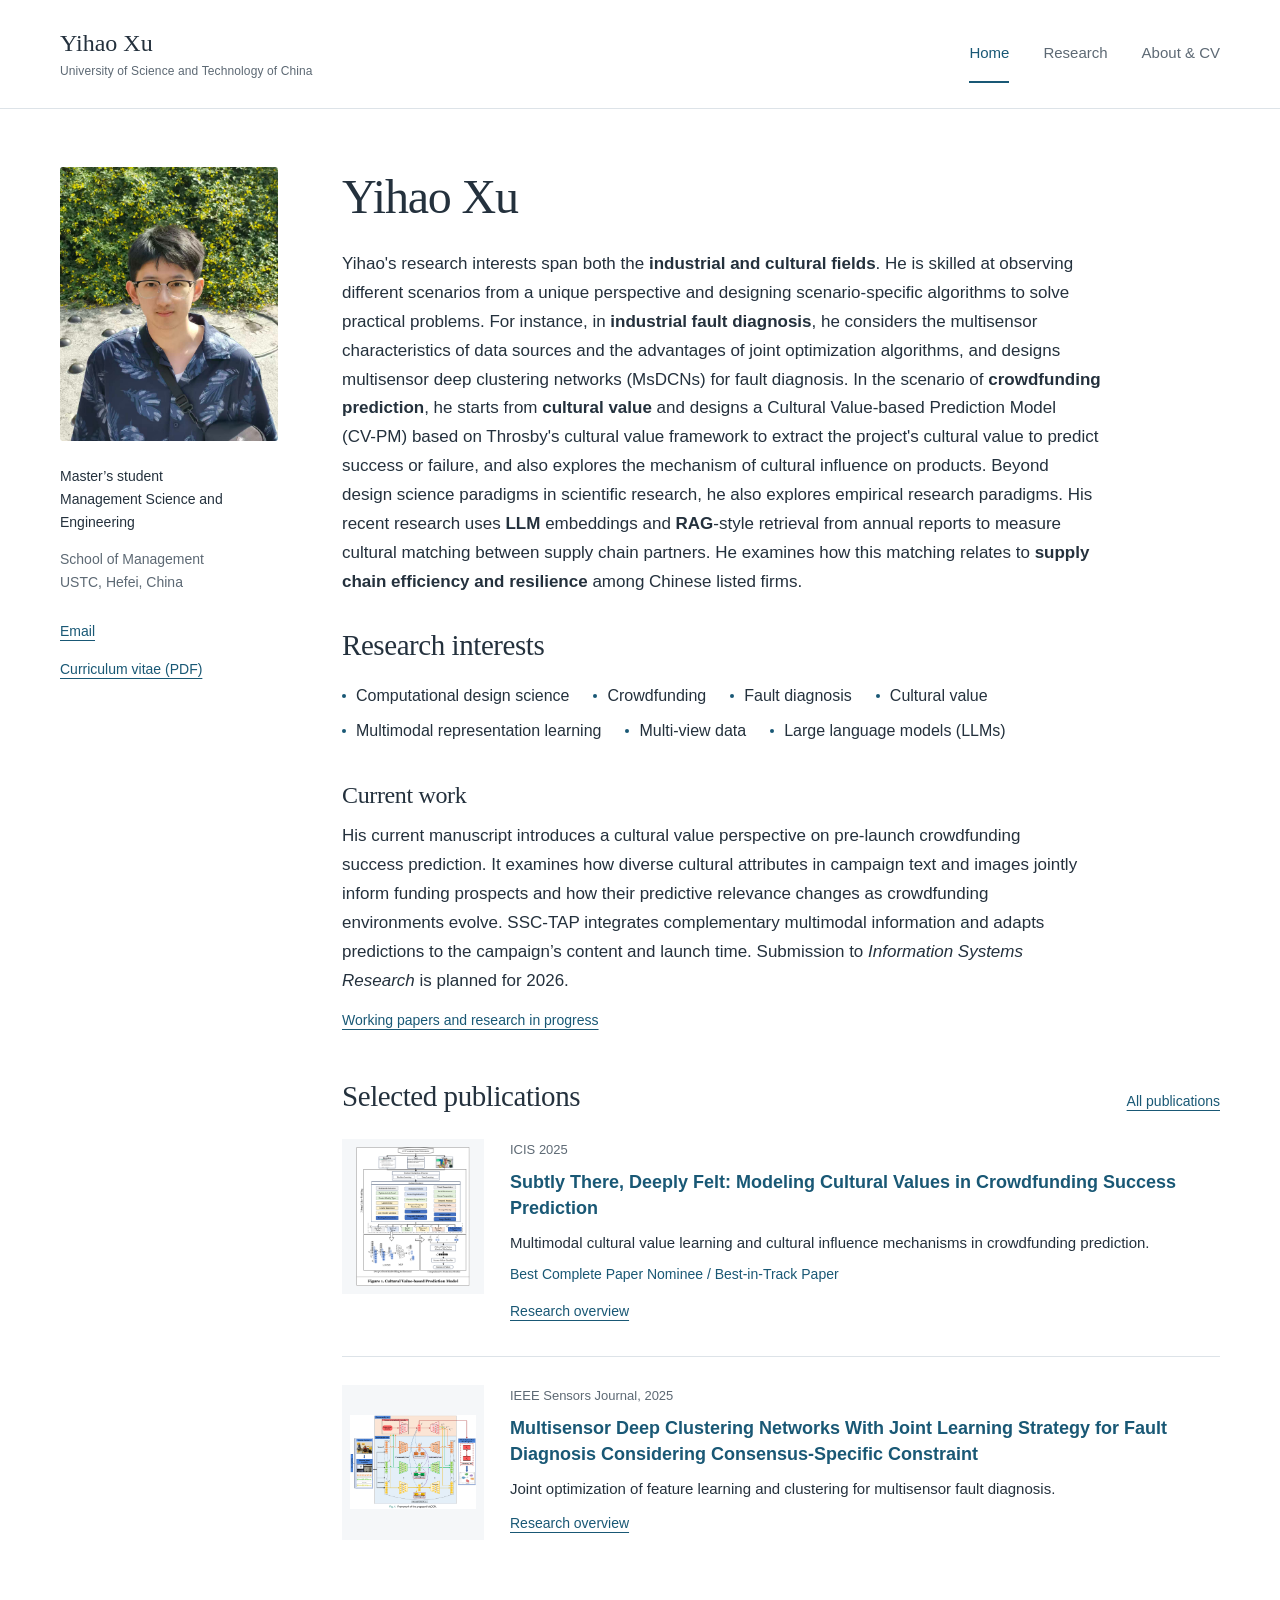
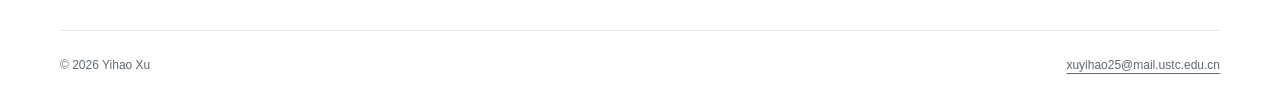
<file: index.html>
<!doctype html>
<html lang="en">
<head>
  <meta charset="utf-8">
  <meta name="viewport" content="width=device-width, initial-scale=1">
  <meta name="theme-color" content="#ffffff">
  <meta name="description" content="Yihao Xu, USTC School of Management. Research in multimodal prediction, multisensor learning, cultural matching, and AI communication.">
  <title>Home | Yihao Xu</title>
  <link rel="icon" href="assets/favicon.svg" type="image/svg+xml">
  <link rel="stylesheet" href="styles.css?v=20261029b">
  <script src="site.js" defer></script>
</head>
<body>
  <a class="skip-link" href="#main">Skip to main content</a>
  <header class="masthead"><div class="masthead-inner">
    <a class="identity" href="index.html">Yihao Xu<span>University of Science and Technology of China</span></a>
    <nav aria-label="Main navigation"><a href="index.html" aria-current="page">Home</a><a href="research.html">Research</a><a href="about.html">About &amp; CV</a></nav>
  </div></header>
  <div class="page-layout"><aside class="side-rail"><div class="profile-rail"><img class="portrait" src="assets/Yihao_Xu_photo.jpg" alt="Yihao Xu" width="1279" height="1706">
<div class="profile-details"><p class="role">Master’s student<br>Management Science and Engineering</p><p>School of Management<br>USTC, Hefei, China</p>
<div class="rail-links"><a href="mailto:xuyihao25@mail.ustc.edu.cn">Email</a><a href="assets/Yihao_Xu_CV.pdf" target="_blank" rel="noopener">Curriculum vitae (PDF)</a></div></div></div></aside><main id="main">
<section class="home-intro">
  <h1>Yihao Xu</h1>
  <p id="research-biography">Yihao&#x27;s research interests span both the <strong>industrial and cultural fields</strong>. He is skilled at observing different scenarios from a unique perspective and designing scenario-specific algorithms to solve practical problems. For instance, in <strong>industrial fault diagnosis</strong>, he considers the multisensor characteristics of data sources and the advantages of joint optimization algorithms, and designs multisensor deep clustering networks (MsDCNs) for fault diagnosis. In the scenario of <strong>crowdfunding prediction</strong>, he starts from <strong>cultural value</strong> and designs a Cultural Value-based Prediction Model <span class="nowrap">(CV-PM)</span> based on Throsby&#x27;s cultural value framework to extract the project&#x27;s cultural value to predict success or failure, and also explores the mechanism of cultural influence on products. Beyond design science paradigms in scientific research, he also explores empirical research paradigms. His recent research uses <strong>LLM</strong> embeddings and <strong>RAG</strong>-style retrieval from annual reports to measure cultural matching between supply chain partners. He examines how this matching relates to <strong>supply chain efficiency and resilience</strong> among Chinese listed firms.</p>
</section>
<section class="research-interests" aria-labelledby="interests-title"><h2 id="interests-title">Research interests</h2>
  <ul><li>Computational design science</li><li>Crowdfunding</li><li>Fault diagnosis</li><li>Cultural value</li><li>Multimodal representation learning</li><li>Multi-view data</li><li>Large language models (LLMs)</li></ul>
</section>
<section class="home-current" aria-labelledby="current-title"><h2 id="current-title">Current work</h2>
  <p>His current manuscript introduces a cultural value perspective on pre-launch crowdfunding success prediction. It examines how diverse cultural attributes in campaign text and images jointly inform funding prospects and how their predictive relevance changes as crowdfunding environments evolve. SSC-TAP integrates complementary multimodal information and adapts predictions to the campaign’s content and launch time. Submission to <em>Information Systems Research</em> is planned for 2026.</p>
  <a href="research.html#working-papers">Working papers and research in progress</a>
</section>
<section aria-labelledby="selected-title"><div class="section-heading"><h2 id="selected-title">Selected publications</h2><a href="research.html#publications">All publications</a></div>
  <article class="home-paper"><a class="paper-thumb" href="papers/cultural-values.html" aria-label="Read the ICIS paper overview"><img src="assets/icis-framework.png" alt="CV-PM: cultural features, value representations, and prediction" width="1248" height="1524"></a>
    <div><p class="venue">ICIS 2025</p><h3><a class="" href="Xu_et_al_2025_ICIS.pdf" target="_blank" rel="noopener">Subtly There, Deeply Felt: Modeling Cultural Values in Crowdfunding Success Prediction</a></h3><p class="paper-brief">Multimodal cultural value learning and cultural influence mechanisms in crowdfunding prediction.</p><p class="recognition">Best Complete Paper Nominee / Best-in-Track Paper</p><a class="overview-link" href="papers/cultural-values.html">Research overview</a></div></article>
  <article class="home-paper"><a class="paper-thumb" href="papers/multisensor-clustering.html" aria-label="Read the Sensors paper overview"><img src="assets/sensors-framework.png" alt="MsDCN: shared and sensor-specific representations for clustering" width="1664" height="1244" loading="lazy"></a>
    <div><p class="venue">IEEE Sensors Journal, 2025</p><h3><a class="" href="Xu_et_al_2025_IEEE_Sensors_Journal.pdf" target="_blank" rel="noopener">Multisensor Deep Clustering Networks With Joint Learning Strategy for Fault Diagnosis Considering Consensus-Specific Constraint</a></h3><p class="paper-brief">Joint optimization of feature learning and clustering for multisensor fault diagnosis.</p><a class="overview-link" href="papers/multisensor-clustering.html">Research overview</a></div></article>
</section></main></div>
  <footer class="footer"><span>© 2026 Yihao Xu</span><a href="mailto:xuyihao25@mail.ustc.edu.cn">xuyihao25@mail.ustc.edu.cn</a></footer>
  <dialog class="figure-dialog" aria-labelledby="figure-dialog-title">
    <div class="dialog-toolbar"><h2 id="figure-dialog-title">Method figure</h2><div class="dialog-actions"><button type="button" data-size>View full size</button><button type="button" data-close aria-label="Close figure">Close</button></div></div>
    <div class="figure-viewport" tabindex="0" aria-label="Figure; scroll to view when enlarged"><img class="dialog-image" alt=""></div>
    <p class="dialog-note">Use “View full size” to inspect labels. Press Escape to close.</p>
  </dialog>
</body>
</html>
</file>
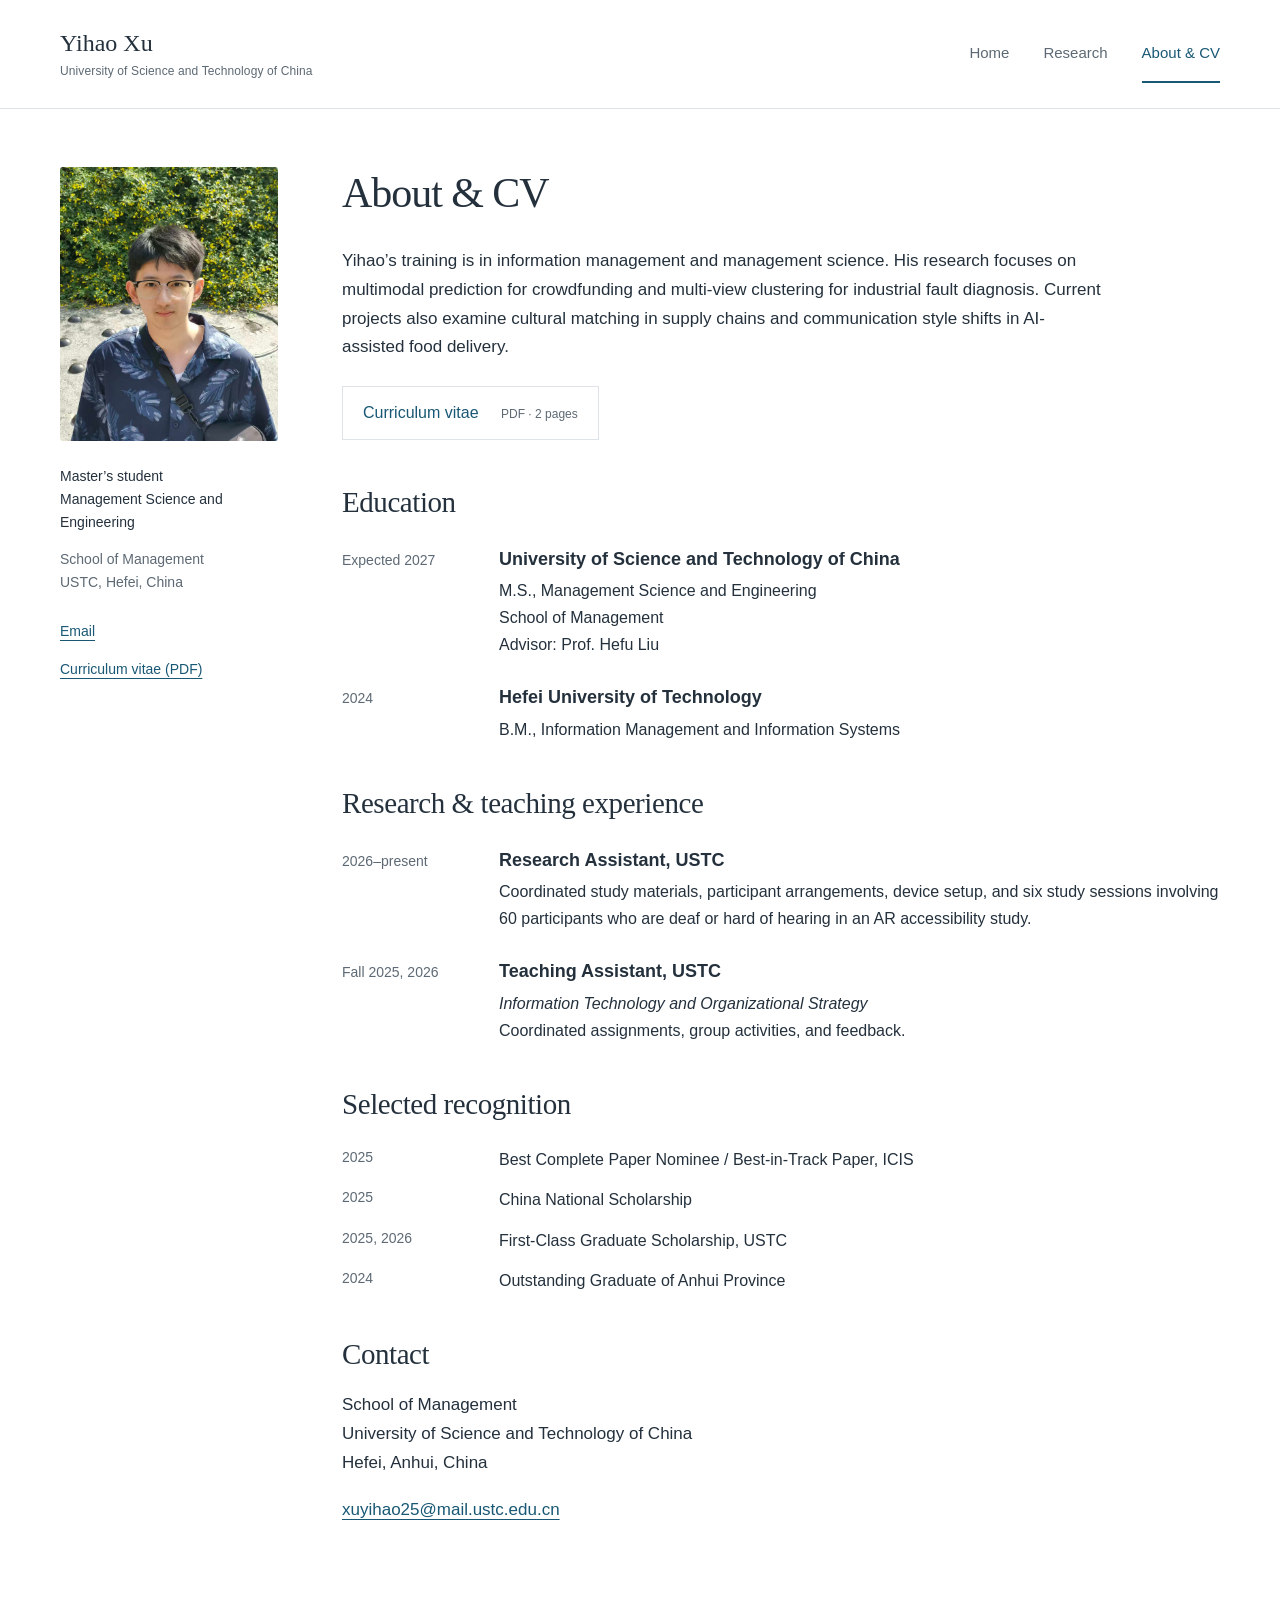
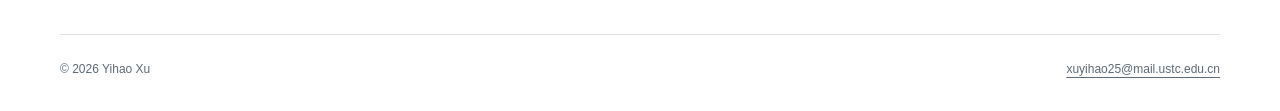
<file: about.html>
<!doctype html>
<html lang="en">
<head>
  <meta charset="utf-8">
  <meta name="viewport" content="width=device-width, initial-scale=1">
  <meta name="theme-color" content="#ffffff">
  <meta name="description" content="Yihao Xu, USTC School of Management. Research in multimodal prediction, multisensor learning, cultural matching, and AI communication.">
  <title>About & CV | Yihao Xu</title>
  <link rel="icon" href="assets/favicon.svg" type="image/svg+xml">
  <link rel="stylesheet" href="styles.css">
  <script src="site.js" defer></script>
</head>
<body>
  <a class="skip-link" href="#main">Skip to main content</a>
  <header class="masthead"><div class="masthead-inner">
    <a class="identity" href="index.html">Yihao Xu<span>University of Science and Technology of China</span></a>
    <nav aria-label="Main navigation"><a href="index.html">Home</a><a href="research.html">Research</a><a href="about.html" aria-current="page">About &amp; CV</a></nav>
  </div></header>
  <div class="page-layout"><aside class="side-rail"><div class="profile-rail"><img class="portrait" src="assets/Yihao_Xu_photo.jpg" alt="Yihao Xu" width="1279" height="1706">
<div class="profile-details"><p class="role">Master’s student<br>Management Science and Engineering</p><p>School of Management<br>USTC, Hefei, China</p>
<div class="rail-links"><a href="mailto:xuyihao25@mail.ustc.edu.cn">Email</a><a href="assets/Yihao_Xu_CV.pdf" target="_blank" rel="noopener">Curriculum vitae (PDF)</a></div></div></div></aside><main id="main"><header class="page-intro"><h1>About &amp; CV</h1><p>Yihao’s training is in information management and management science. His research focuses on multimodal prediction for crowdfunding and multi-view clustering for industrial fault diagnosis. Current projects also examine cultural matching in supply chains and communication style shifts in AI-assisted food delivery.</p><a class="cv-link" href="assets/Yihao_Xu_CV.pdf" target="_blank" rel="noopener">Curriculum vitae <span>PDF · 2 pages</span></a></header>
<section class="about-section" aria-labelledby="education-title"><h2 id="education-title">Education</h2>
<div class="entry"><p class="entry-date">Expected 2027</p><div><h3>University of Science and Technology of China</h3><p>M.S., Management Science and Engineering<br>School of Management<br>Advisor: Prof. Hefu Liu</p></div></div>
<div class="entry"><p class="entry-date">2024</p><div><h3>Hefei University of Technology</h3><p>B.M., Information Management and Information Systems</p></div></div></section>
<section class="about-section" aria-labelledby="experience-title"><h2 id="experience-title">Research &amp; teaching experience</h2>
<div class="entry"><p class="entry-date">2026–present</p><div><h3>Research Assistant, USTC</h3><p>Coordinated study materials, participant arrangements, device setup, and six study sessions involving 60 participants who are deaf or hard of hearing in an AR accessibility study.</p></div></div>
<div class="entry"><p class="entry-date">Fall 2025, 2026</p><div><h3>Teaching Assistant, USTC</h3><p><em>Information Technology and Organizational Strategy</em><br>Coordinated assignments, group activities, and feedback.</p></div></div></section>
<section class="about-section" aria-labelledby="awards-title"><h2 id="awards-title">Selected recognition</h2><ul class="award-list"><li><span>2025</span><div>Best Complete Paper Nominee / Best-in-Track Paper, ICIS</div></li><li><span>2025</span><div>China National Scholarship</div></li><li><span>2025, 2026</span><div>First-Class Graduate Scholarship, USTC</div></li><li><span>2024</span><div>Outstanding Graduate of Anhui Province</div></li></ul></section>
<section class="about-section" aria-labelledby="contact-title"><h2 id="contact-title">Contact</h2><p>School of Management<br>University of Science and Technology of China<br>Hefei, Anhui, China</p><p><a href="mailto:xuyihao25@mail.ustc.edu.cn">xuyihao25@mail.ustc.edu.cn</a></p></section></main></div>
  <footer class="footer"><span>© 2026 Yihao Xu</span><a href="mailto:xuyihao25@mail.ustc.edu.cn">xuyihao25@mail.ustc.edu.cn</a></footer>
  <dialog class="figure-dialog" aria-labelledby="figure-dialog-title">
    <div class="dialog-toolbar"><h2 id="figure-dialog-title">Method figure</h2><div class="dialog-actions"><button type="button" data-size>View full size</button><button type="button" data-close aria-label="Close figure">Close</button></div></div>
    <div class="figure-viewport" tabindex="0" aria-label="Figure; scroll to view when enlarged"><img class="dialog-image" alt=""></div>
    <p class="dialog-note">Use “View full size” to inspect labels. Press Escape to close.</p>
  </dialog>
</body>
</html>
</file>
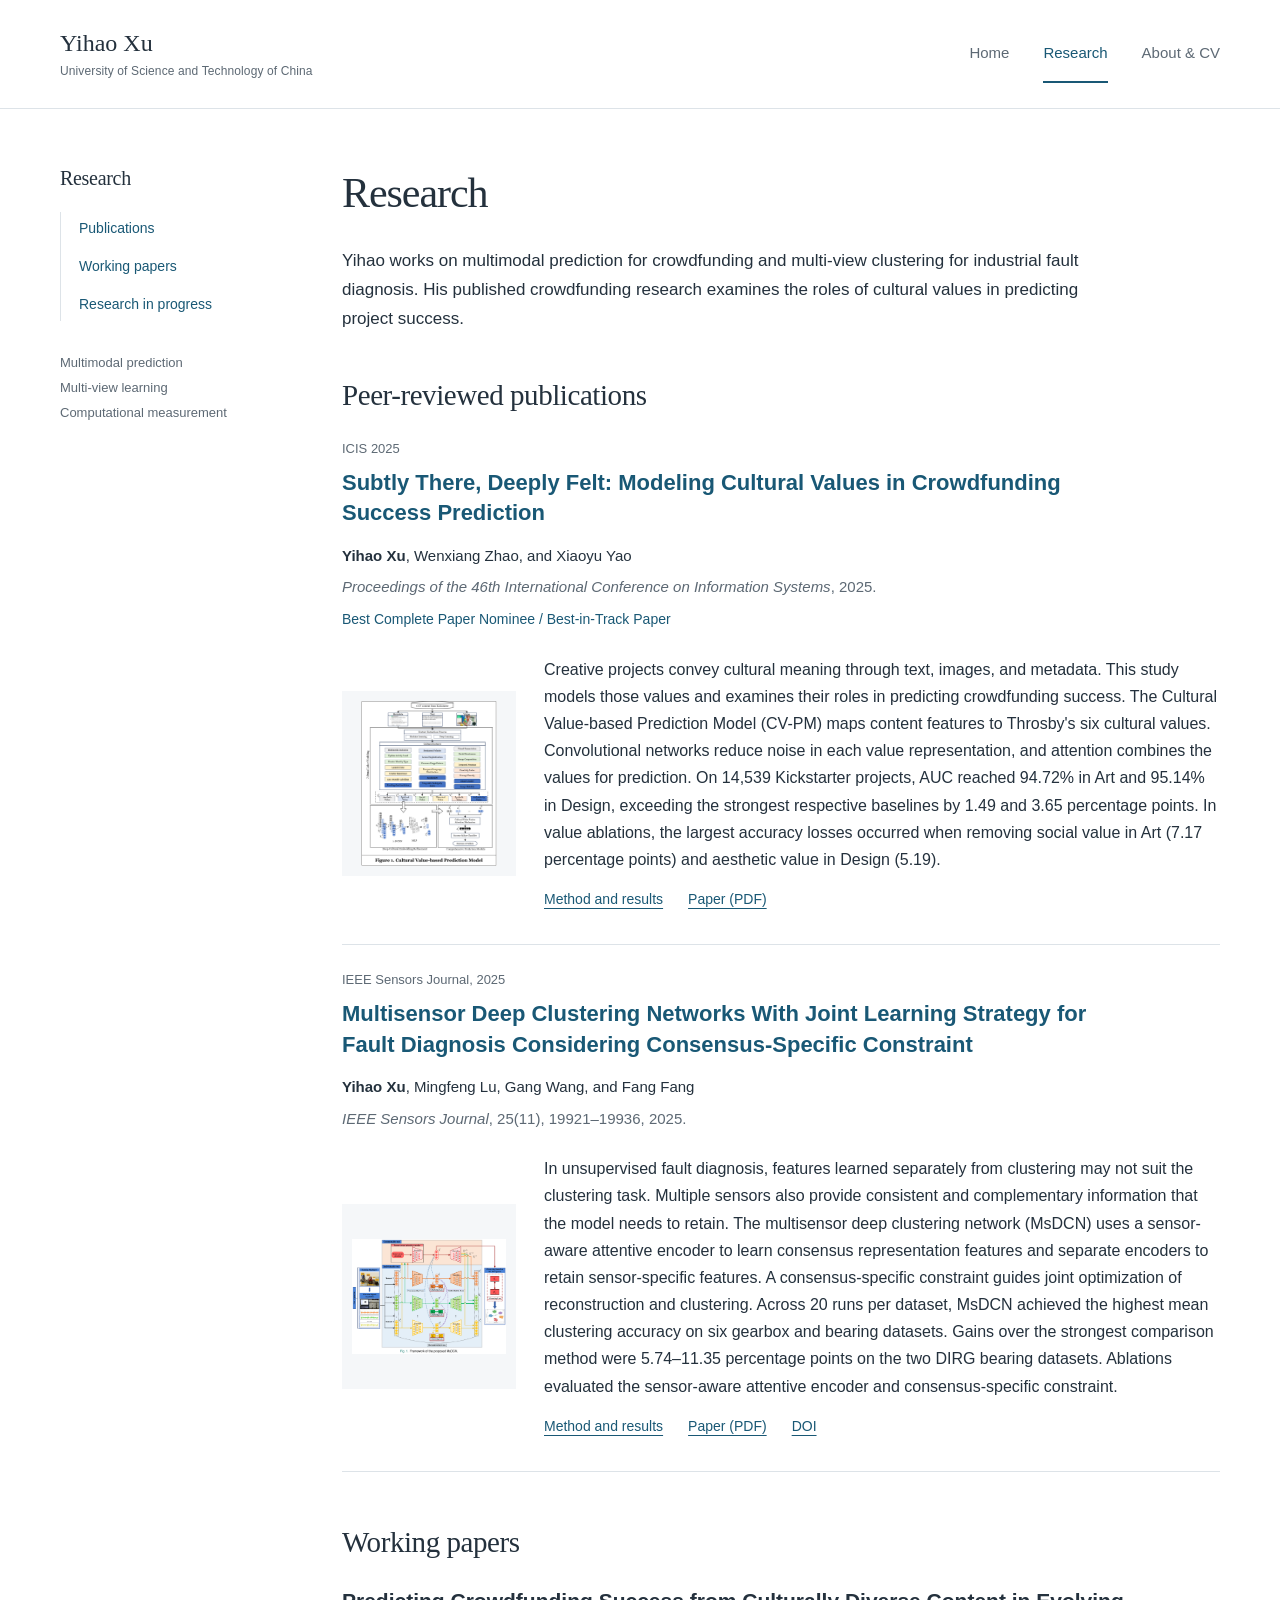
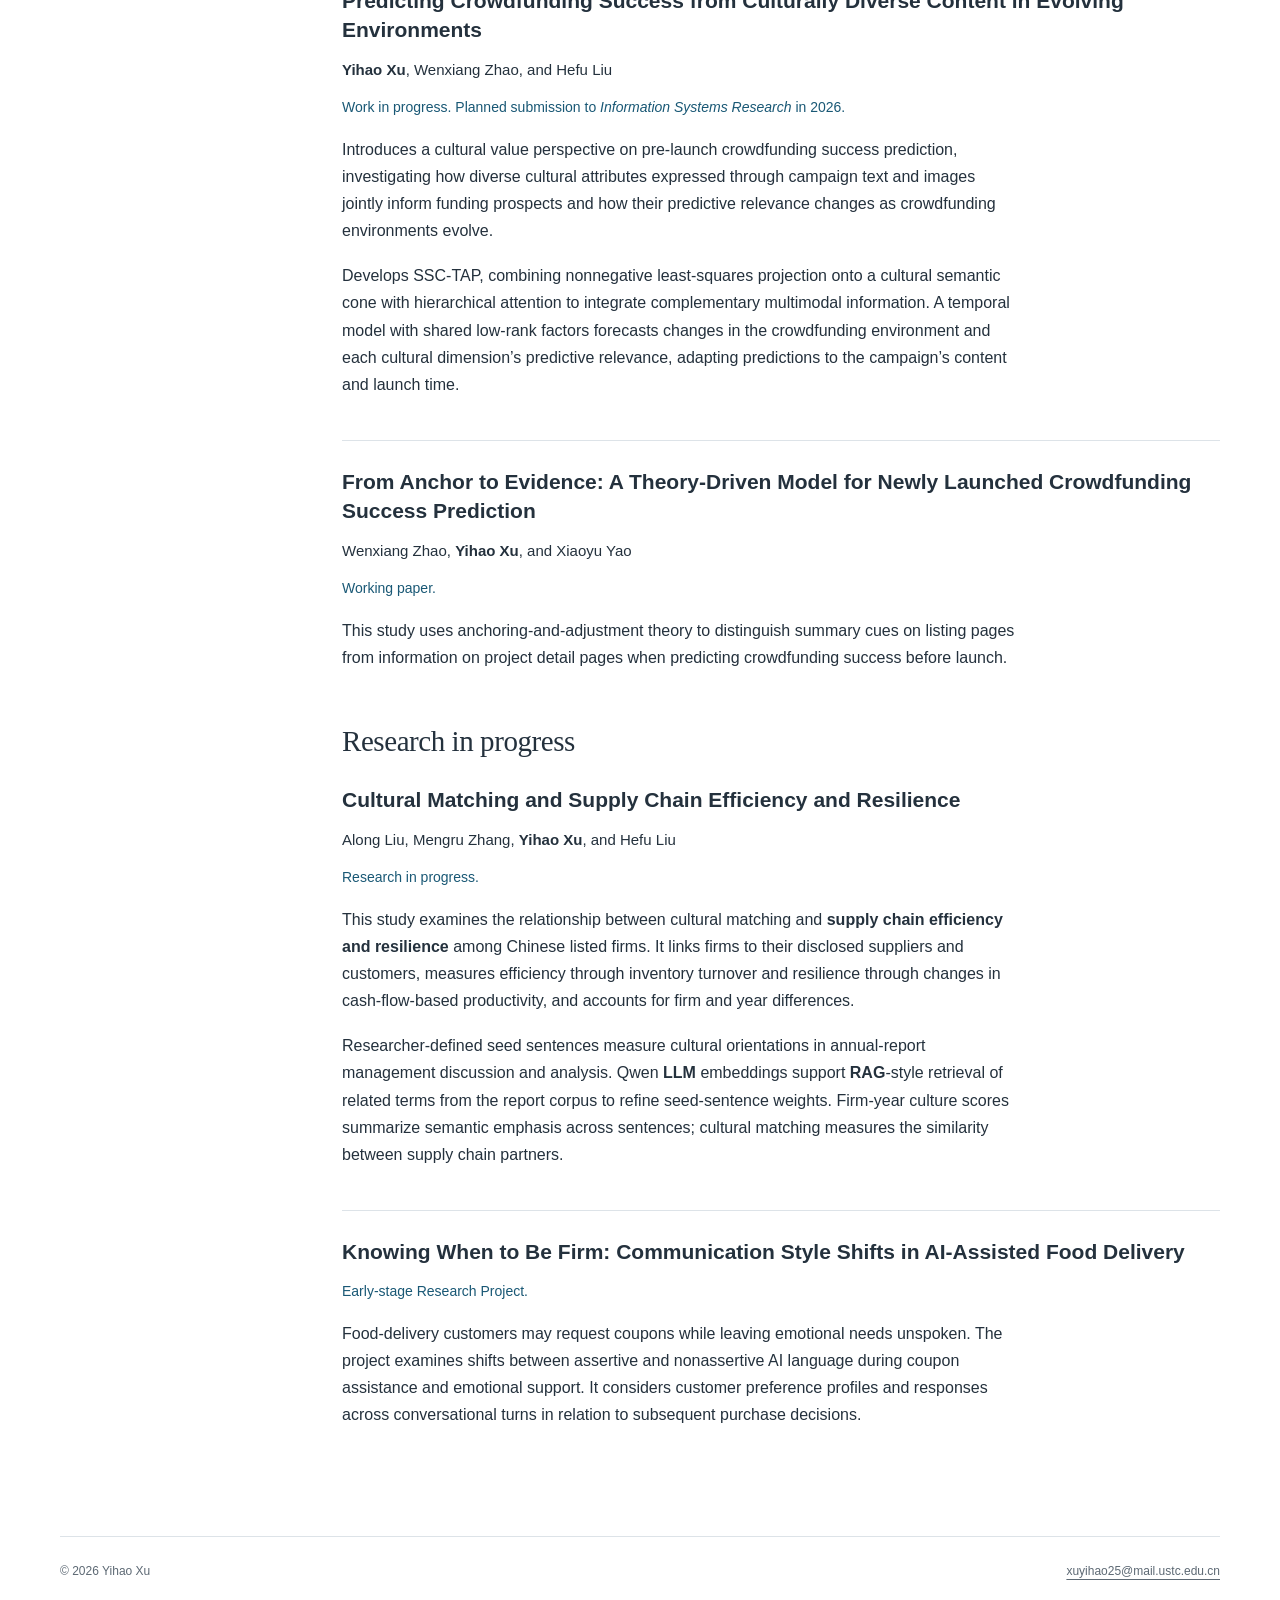
<file: research.html>
<!doctype html>
<html lang="en">
<head>
  <meta charset="utf-8">
  <meta name="viewport" content="width=device-width, initial-scale=1">
  <meta name="theme-color" content="#ffffff">
  <meta name="description" content="Yihao Xu, USTC School of Management. Research in multimodal prediction, multisensor learning, cultural matching, and AI communication.">
  <title>Research | Yihao Xu</title>
  <link rel="icon" href="assets/favicon.svg" type="image/svg+xml">
  <link rel="stylesheet" href="styles.css">
  <script src="site.js" defer></script>
</head>
<body>
  <a class="skip-link" href="#main">Skip to main content</a>
  <header class="masthead"><div class="masthead-inner">
    <a class="identity" href="index.html">Yihao Xu<span>University of Science and Technology of China</span></a>
    <nav aria-label="Main navigation"><a href="index.html">Home</a><a href="research.html" aria-current="page">Research</a><a href="about.html">About &amp; CV</a></nav>
  </div></header>
  <div class="page-layout"><aside class="side-rail"><h2 class="rail-title">Research</h2><nav class="section-nav" aria-label="Research sections"><a href="#publications">Publications</a><a href="#working-papers">Working papers</a><a href="#measurement">Research in progress</a></nav><p class="rail-note">Multimodal prediction<br>Multi-view learning<br>Computational measurement</p></aside><main id="main">
<header class="page-intro"><h1>Research</h1><p>Yihao works on multimodal prediction for crowdfunding and multi-view clustering for industrial fault diagnosis. His published crowdfunding research examines the roles of cultural values in predicting project success.</p></header>
<section id="publications" aria-labelledby="publications-title"><h2 id="publications-title">Peer-reviewed publications</h2>
  <article class="research-paper"><div class="paper-heading"><p class="venue">ICIS 2025</p><h3><a class="" href="Xu_et_al_2025_ICIS.pdf" target="_blank" rel="noopener">Subtly There, Deeply Felt: Modeling Cultural Values in Crowdfunding Success Prediction</a></h3><p class="authors"><strong>Yihao Xu</strong>, Wenxiang Zhao, and Xiaoyu Yao</p><p class="citation"><em>Proceedings of the 46th International Conference on Information Systems</em>, 2025.</p><p class="recognition"><a href="https://aisel.aisnet.org/icis2025/awards.html" target="_blank" rel="noopener">Best Complete Paper Nominee / Best-in-Track Paper</a></p></div>
  <div class="paper-excerpt"><a class="research-thumb" href="papers/cultural-values.html" aria-label="View the ICIS method and results"><img src="assets/icis-framework.png" alt="Cultural value prediction model" width="1248" height="1524" loading="lazy"></a><div><p>Creative projects convey cultural meaning through text, images, and metadata. This study models those values and examines their roles in predicting crowdfunding success. The Cultural Value-based Prediction Model (CV-PM) maps content features to Throsby's six cultural values. Convolutional networks reduce noise in each value representation, and attention combines the values for prediction. On 14,539 Kickstarter projects, AUC reached 94.72% in Art and 95.14% in Design, exceeding the strongest respective baselines by 1.49 and 3.65 percentage points. In value ablations, the largest accuracy losses occurred when removing social value in Art (7.17 percentage points) and aesthetic value in Design (5.19).</p><div class="paper-links"><a href="papers/cultural-values.html">Method and results</a><a class="" href="Xu_et_al_2025_ICIS.pdf" target="_blank" rel="noopener">Paper (PDF)</a></div></div></div></article>
  <article class="research-paper"><div class="paper-heading"><p class="venue">IEEE Sensors Journal, 2025</p><h3><a class="" href="Xu_et_al_2025_IEEE_Sensors_Journal.pdf" target="_blank" rel="noopener">Multisensor Deep Clustering Networks With Joint Learning Strategy for Fault Diagnosis Considering Consensus-Specific Constraint</a></h3><p class="authors"><strong>Yihao Xu</strong>, Mingfeng Lu, Gang Wang, and Fang Fang</p><p class="citation"><em>IEEE Sensors Journal</em>, 25(11), 19921–19936, 2025.</p></div>
  <div class="paper-excerpt"><a class="research-thumb" href="papers/multisensor-clustering.html" aria-label="View the Sensors method and results"><img src="assets/sensors-framework.png" alt="Multisensor deep clustering model" width="1664" height="1244" loading="lazy"></a><div><p>In unsupervised fault diagnosis, features learned separately from clustering may not suit the clustering task. Multiple sensors also provide consistent and complementary information that the model needs to retain. The multisensor deep clustering network (MsDCN) uses a sensor-aware attentive encoder to learn consensus representation features and separate encoders to retain sensor-specific features. A consensus-specific constraint guides joint optimization of reconstruction and clustering. Across 20 runs per dataset, MsDCN achieved the highest mean clustering accuracy on six gearbox and bearing datasets. Gains over the strongest comparison method were 5.74–11.35 percentage points on the two DIRG bearing datasets. Ablations evaluated the sensor-aware attentive encoder and consensus-specific constraint.</p><div class="paper-links"><a href="papers/multisensor-clustering.html">Method and results</a><a class="" href="Xu_et_al_2025_IEEE_Sensors_Journal.pdf" target="_blank" rel="noopener">Paper (PDF)</a><a href="https://doi.org/10.1109/JSEN.2025.3560460" target="_blank" rel="noopener">DOI</a></div></div></div></article>
</section>
<section class="research-section" id="working-papers" aria-labelledby="working-title"><h2 id="working-title">Working papers</h2>
  <article class="working-paper"><h3>Predicting Crowdfunding Success from Culturally Diverse Content in Evolving Environments</h3><p class="authors"><strong>Yihao Xu</strong>, Wenxiang Zhao, and Hefu Liu</p><p class="status">Work in progress. Planned submission to <em>Information Systems Research</em> in 2026.</p><p>Introduces a cultural value perspective on pre-launch crowdfunding success prediction, investigating how diverse cultural attributes expressed through campaign text and images jointly inform funding prospects and how their predictive relevance changes as crowdfunding environments evolve.</p><p>Develops SSC-TAP, combining nonnegative least-squares projection onto a cultural semantic cone with hierarchical attention to integrate complementary multimodal information. A temporal model with shared low-rank factors forecasts changes in the crowdfunding environment and each cultural dimension’s predictive relevance, adapting predictions to the campaign’s content and launch time.</p></article>
  <article class="working-paper"><h3>From Anchor to Evidence: A Theory-Driven Model for Newly Launched Crowdfunding Success Prediction</h3><p class="authors">Wenxiang Zhao, <strong>Yihao Xu</strong>, and Xiaoyu Yao</p><p class="status">Working paper.</p><p>This study uses anchoring-and-adjustment theory to distinguish summary cues on listing pages from information on project detail pages when predicting crowdfunding success before launch.</p></article>
</section>
<section class="research-section" id="measurement" aria-labelledby="measurement-title"><h2 id="measurement-title">Research in progress</h2><article class="working-paper"><h3>Cultural Matching and Supply Chain Efficiency and Resilience</h3><p class="authors">Along Liu, Mengru Zhang, <strong>Yihao Xu</strong>, and Hefu Liu</p><p class="status">Research in progress.</p><p>This study examines the relationship between cultural matching and <strong>supply chain efficiency and resilience</strong> among Chinese listed firms. It links firms to their disclosed suppliers and customers, measures efficiency through inventory turnover and resilience through changes in cash-flow-based productivity, and accounts for firm and year differences.</p><p>Researcher-defined seed sentences measure cultural orientations in annual-report management discussion and analysis. Qwen <strong>LLM</strong> embeddings support <strong>RAG</strong>-style retrieval of related terms from the report corpus to refine seed-sentence weights. Firm-year culture scores summarize semantic emphasis across sentences; cultural matching measures the similarity between supply chain partners.</p></article><article class="working-paper" id="ai-food-delivery"><h3>Knowing When to Be Firm: Communication Style Shifts in AI-Assisted Food Delivery</h3><p class="status">Early-stage Research Project.</p><p>Food-delivery customers may request coupons while leaving emotional needs unspoken. The project examines shifts between assertive and nonassertive AI language during coupon assistance and emotional support. It considers customer preference profiles and responses across conversational turns in relation to subsequent purchase decisions.</p></article></section></main></div>
  <footer class="footer"><span>© 2026 Yihao Xu</span><a href="mailto:xuyihao25@mail.ustc.edu.cn">xuyihao25@mail.ustc.edu.cn</a></footer>
  <dialog class="figure-dialog" aria-labelledby="figure-dialog-title">
    <div class="dialog-toolbar"><h2 id="figure-dialog-title">Method figure</h2><div class="dialog-actions"><button type="button" data-size>View full size</button><button type="button" data-close aria-label="Close figure">Close</button></div></div>
    <div class="figure-viewport" tabindex="0" aria-label="Figure; scroll to view when enlarged"><img class="dialog-image" alt=""></div>
    <p class="dialog-note">Use “View full size” to inspect labels. Press Escape to close.</p>
  </dialog>
</body>
</html>
</file>
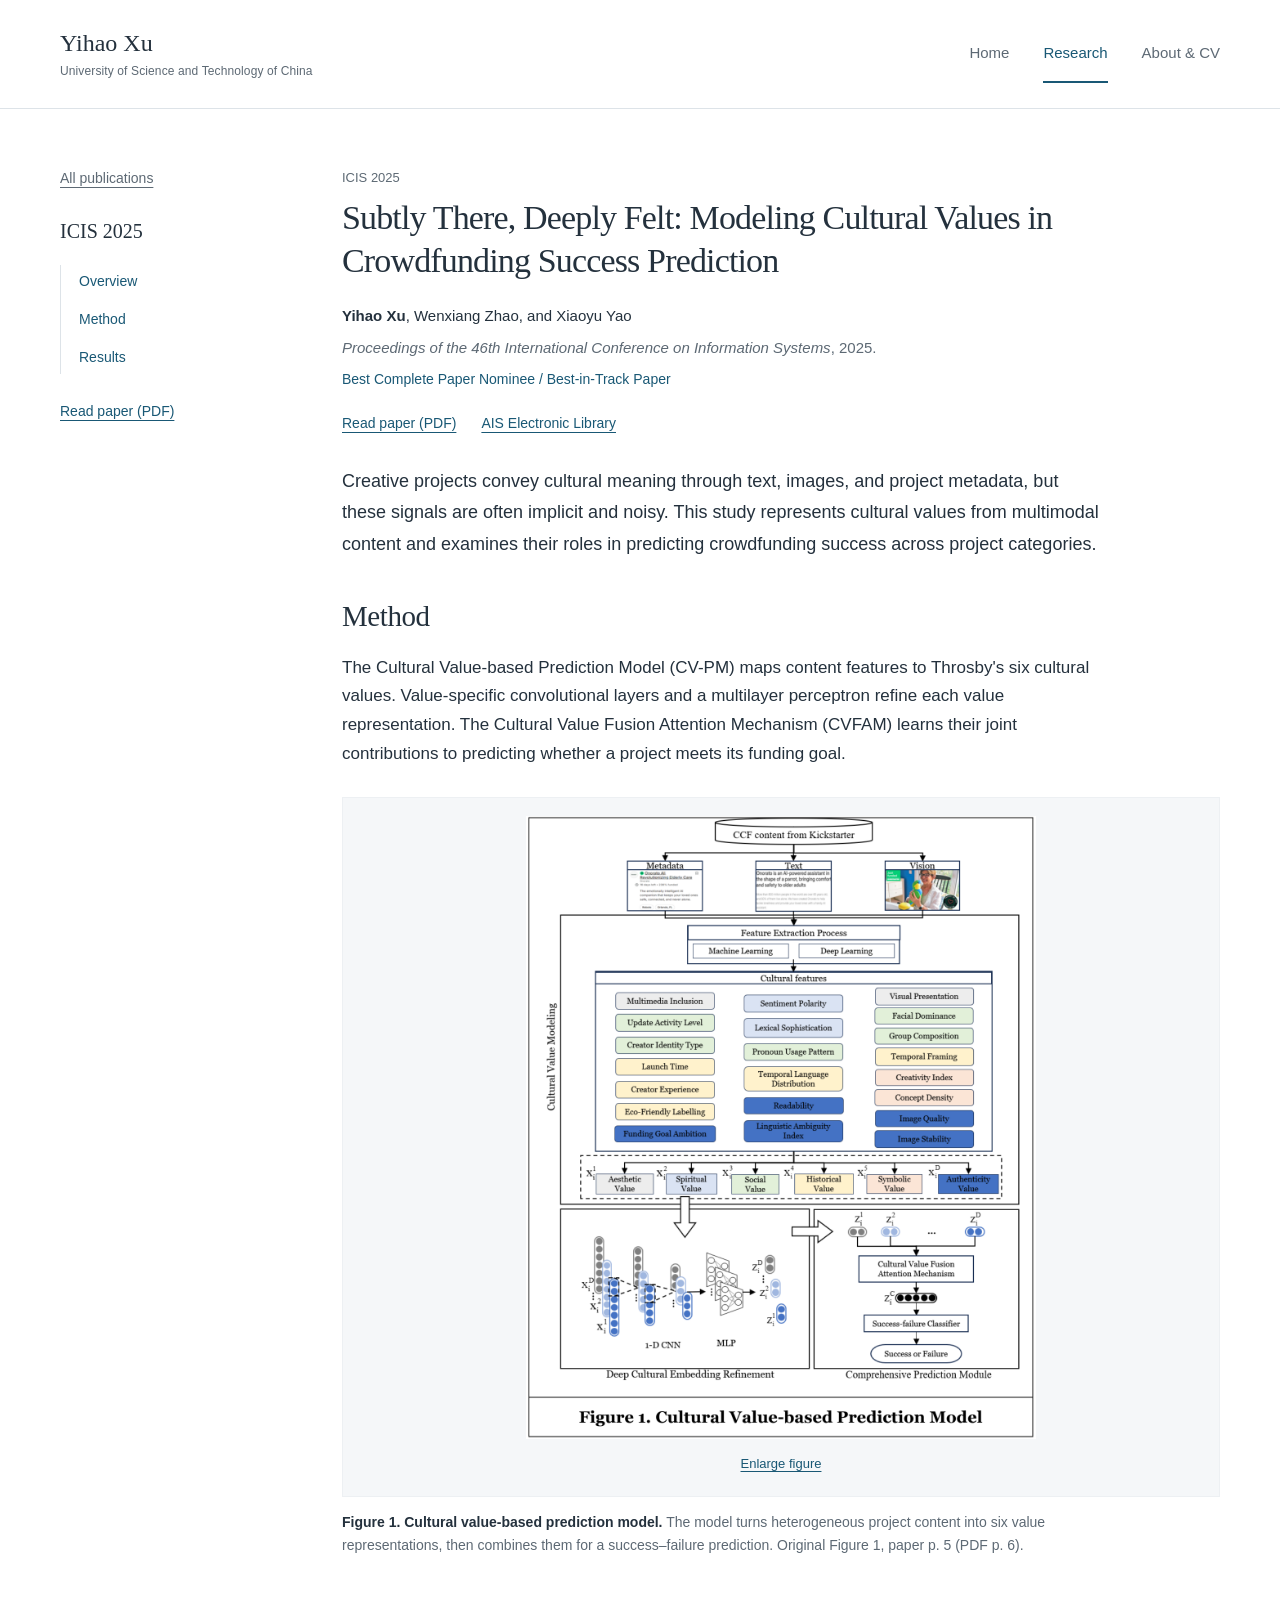
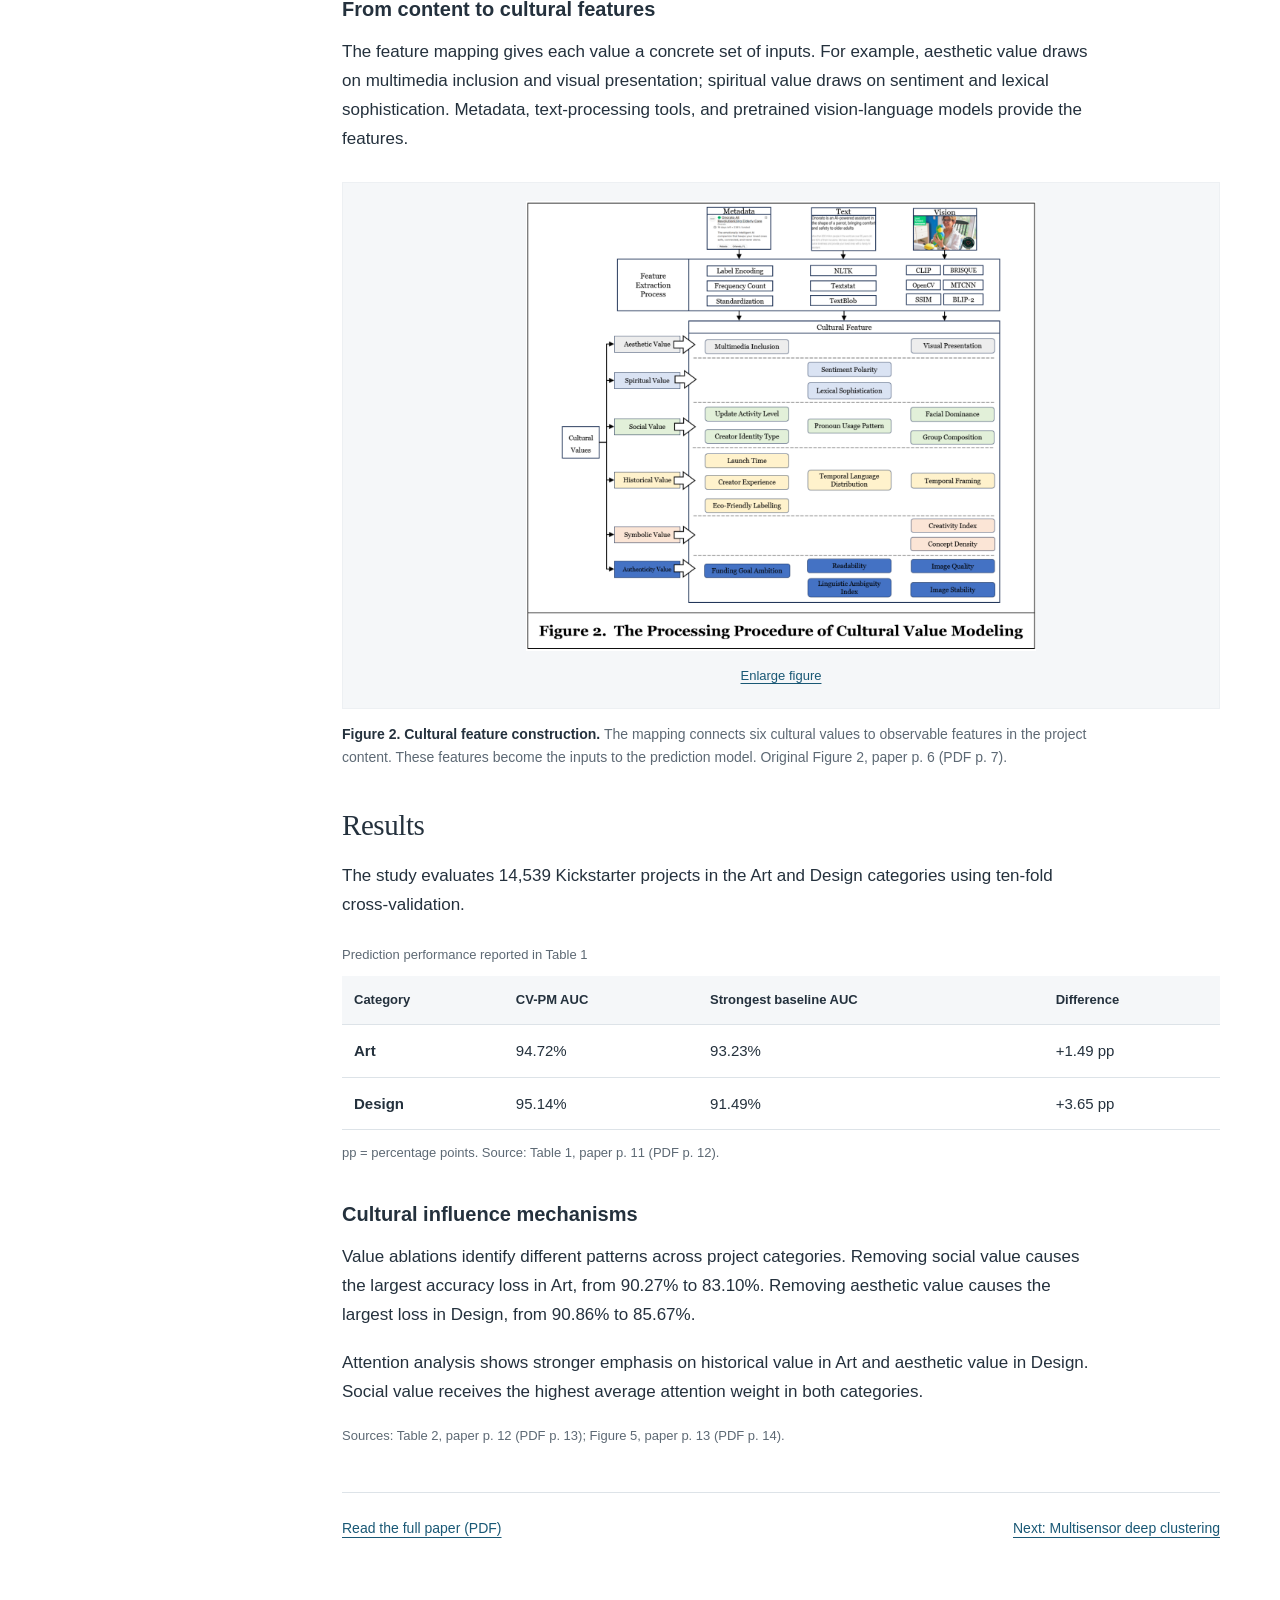
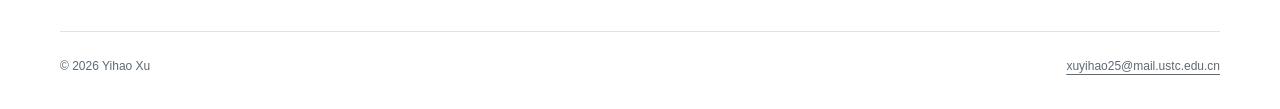
<file: papers/cultural-values.html>
<!doctype html>
<html lang="en">
<head>
  <meta charset="utf-8">
  <meta name="viewport" content="width=device-width, initial-scale=1">
  <meta name="theme-color" content="#ffffff">
  <meta name="description" content="Yihao Xu, USTC School of Management. Research in multisensor fault diagnosis, cultural values in crowdfunding, and computational culture measurement.">
  <title>Cultural values in crowdfunding | Yihao Xu</title>
  <link rel="icon" href="../assets/favicon.svg" type="image/svg+xml">
  <link rel="stylesheet" href="../styles.css">
  <script src="../site.js" defer></script>
</head>
<body>
  <a class="skip-link" href="#main">Skip to main content</a>
  <header class="masthead"><div class="masthead-inner">
    <a class="identity" href="../index.html">Yihao Xu<span>University of Science and Technology of China</span></a>
    <nav aria-label="Main navigation"><a href="../index.html">Home</a><a href="../research.html" aria-current="page">Research</a><a href="../about.html">About &amp; CV</a></nav>
  </div></header>
  <div class="page-layout"><aside class="side-rail"><a class="back-link" href="../research.html#publications">All publications</a><p class="rail-title">ICIS 2025</p><nav class="section-nav" aria-label="Paper sections"><a href="#overview">Overview</a><a href="#method">Method</a><a href="#results">Results</a></nav><div class="rail-links"><a class="" href="../Xu_et_al_2025_ICIS.pdf" target="_blank" rel="noopener">Read paper (PDF)</a></div></aside><main id="main"><article class="paper-detail"><header class="paper-header" id="overview"><p class="venue">ICIS 2025</p><h1>Subtly There, Deeply Felt: Modeling Cultural Values in Crowdfunding Success Prediction</h1><p class="authors"><strong>Yihao Xu</strong>, Wenxiang Zhao, and Xiaoyu Yao</p><p class="citation"><em>Proceedings of the 46th International Conference on Information Systems</em>, 2025.</p><p class="recognition"><a href="https://aisel.aisnet.org/icis2025/awards.html" target="_blank" rel="noopener">Best Complete Paper Nominee / Best-in-Track Paper</a></p><div class="paper-links"><a class="" href="../Xu_et_al_2025_ICIS.pdf" target="_blank" rel="noopener">Read paper (PDF)</a><a href="https://aisel.aisnet.org/icis2025/sharing_econ/sharing_econ/10/" target="_blank" rel="noopener">AIS Electronic Library</a></div></header>
<p class="paper-lead">Creative projects convey cultural meaning through text, images, and project metadata, but these signals are often implicit and noisy. This study represents cultural values from multimodal content and examines their roles in predicting crowdfunding success across project categories.</p>
<section id="method" class="detail-section"><h2>Method</h2><p>The Cultural Value-based Prediction Model (CV-PM) maps content features to Throsby's six cultural values. Value-specific convolutional layers and a multilayer perceptron refine each value representation. The Cultural Value Fusion Attention Mechanism (CVFAM) learns their joint contributions to predicting whether a project meets its funding goal.</p>
<figure class="method-figure portrait-figure"><a class="figure-link" href="../assets/icis-framework.png" data-zoom data-title="Figure 1. Cultural value-based prediction model" target="_blank" rel="noopener" aria-label="Enlarge: Figure 1. Cultural value-based prediction model"><img src="../assets/icis-framework.png" width="1248" height="1524" alt="Project metadata, text, and images produce cultural features; six value representations pass through convolutional refinement and attention fusion to a success–failure classifier." loading="lazy"><span class="enlarge-label">Enlarge figure</span></a><figcaption><strong>Figure 1. Cultural value-based prediction model.</strong> The model turns heterogeneous project content into six value representations, then combines them for a success–failure prediction. Original Figure 1, paper p. 5 (PDF p. 6).</figcaption></figure>
<h3>From content to cultural features</h3><p>The feature mapping gives each value a concrete set of inputs. For example, aesthetic value draws on multimedia inclusion and visual presentation; spiritual value draws on sentiment and lexical sophistication. Metadata, text-processing tools, and pretrained vision-language models provide the features.</p>
<figure class="method-figure portrait-figure"><a class="figure-link" href="../assets/icis-features.png" data-zoom data-title="Figure 2. Cultural feature construction" target="_blank" rel="noopener" aria-label="Enlarge: Figure 2. Cultural feature construction"><img src="../assets/icis-features.png" width="1376" height="1216" alt="Metadata, text, and vision features are mapped to aesthetic, spiritual, social, historical, symbolic, and authenticity values." loading="lazy"><span class="enlarge-label">Enlarge figure</span></a><figcaption><strong>Figure 2. Cultural feature construction.</strong> The mapping connects six cultural values to observable features in the project content. These features become the inputs to the prediction model. Original Figure 2, paper p. 6 (PDF p. 7).</figcaption></figure>
</section><section id="results" class="detail-section"><h2>Results</h2><p>The study evaluates 14,539 Kickstarter projects in the Art and Design categories using ten-fold cross-validation.</p><div class="table-wrap"><table><caption>Prediction performance reported in Table 1</caption><thead><tr><th scope="col">Category</th><th scope="col">CV-PM AUC</th><th scope="col">Strongest baseline AUC</th><th scope="col">Difference</th></tr></thead><tbody><tr><th scope="row">Art</th><td>94.72%</td><td>93.23%</td><td>+1.49 pp</td></tr><tr><th scope="row">Design</th><td>95.14%</td><td>91.49%</td><td>+3.65 pp</td></tr></tbody></table></div><p class="source-note">pp = percentage points. Source: Table 1, paper p. 11 (PDF p. 12).</p>
<h3>Cultural influence mechanisms</h3><p>Value ablations identify different patterns across project categories. Removing social value causes the largest accuracy loss in Art, from 90.27% to 83.10%. Removing aesthetic value causes the largest loss in Design, from 90.86% to 85.67%.</p><p>Attention analysis shows stronger emphasis on historical value in Art and aesthetic value in Design. Social value receives the highest average attention weight in both categories.</p><p class="source-note">Sources: Table 2, paper p. 12 (PDF p. 13); Figure 5, paper p. 13 (PDF p. 14).</p></section>
<div class="paper-bottom"><a class="" href="../Xu_et_al_2025_ICIS.pdf" target="_blank" rel="noopener">Read the full paper (PDF)</a><a href="multisensor-clustering.html">Next: Multisensor deep clustering</a></div></article></main></div>
  <footer class="footer"><span>© 2026 Yihao Xu</span><a href="mailto:xuyihao25@mail.ustc.edu.cn">xuyihao25@mail.ustc.edu.cn</a></footer>
  <dialog class="figure-dialog" aria-labelledby="figure-dialog-title">
    <div class="dialog-toolbar"><h2 id="figure-dialog-title">Method figure</h2><div class="dialog-actions"><button type="button" data-size>View full size</button><button type="button" data-close aria-label="Close figure">Close</button></div></div>
    <div class="figure-viewport" tabindex="0" aria-label="Figure; scroll to view when enlarged"><img class="dialog-image" alt=""></div>
    <p class="dialog-note">Use “View full size” to inspect labels. Press Escape to close.</p>
  </dialog>
</body>
</html>
</file>
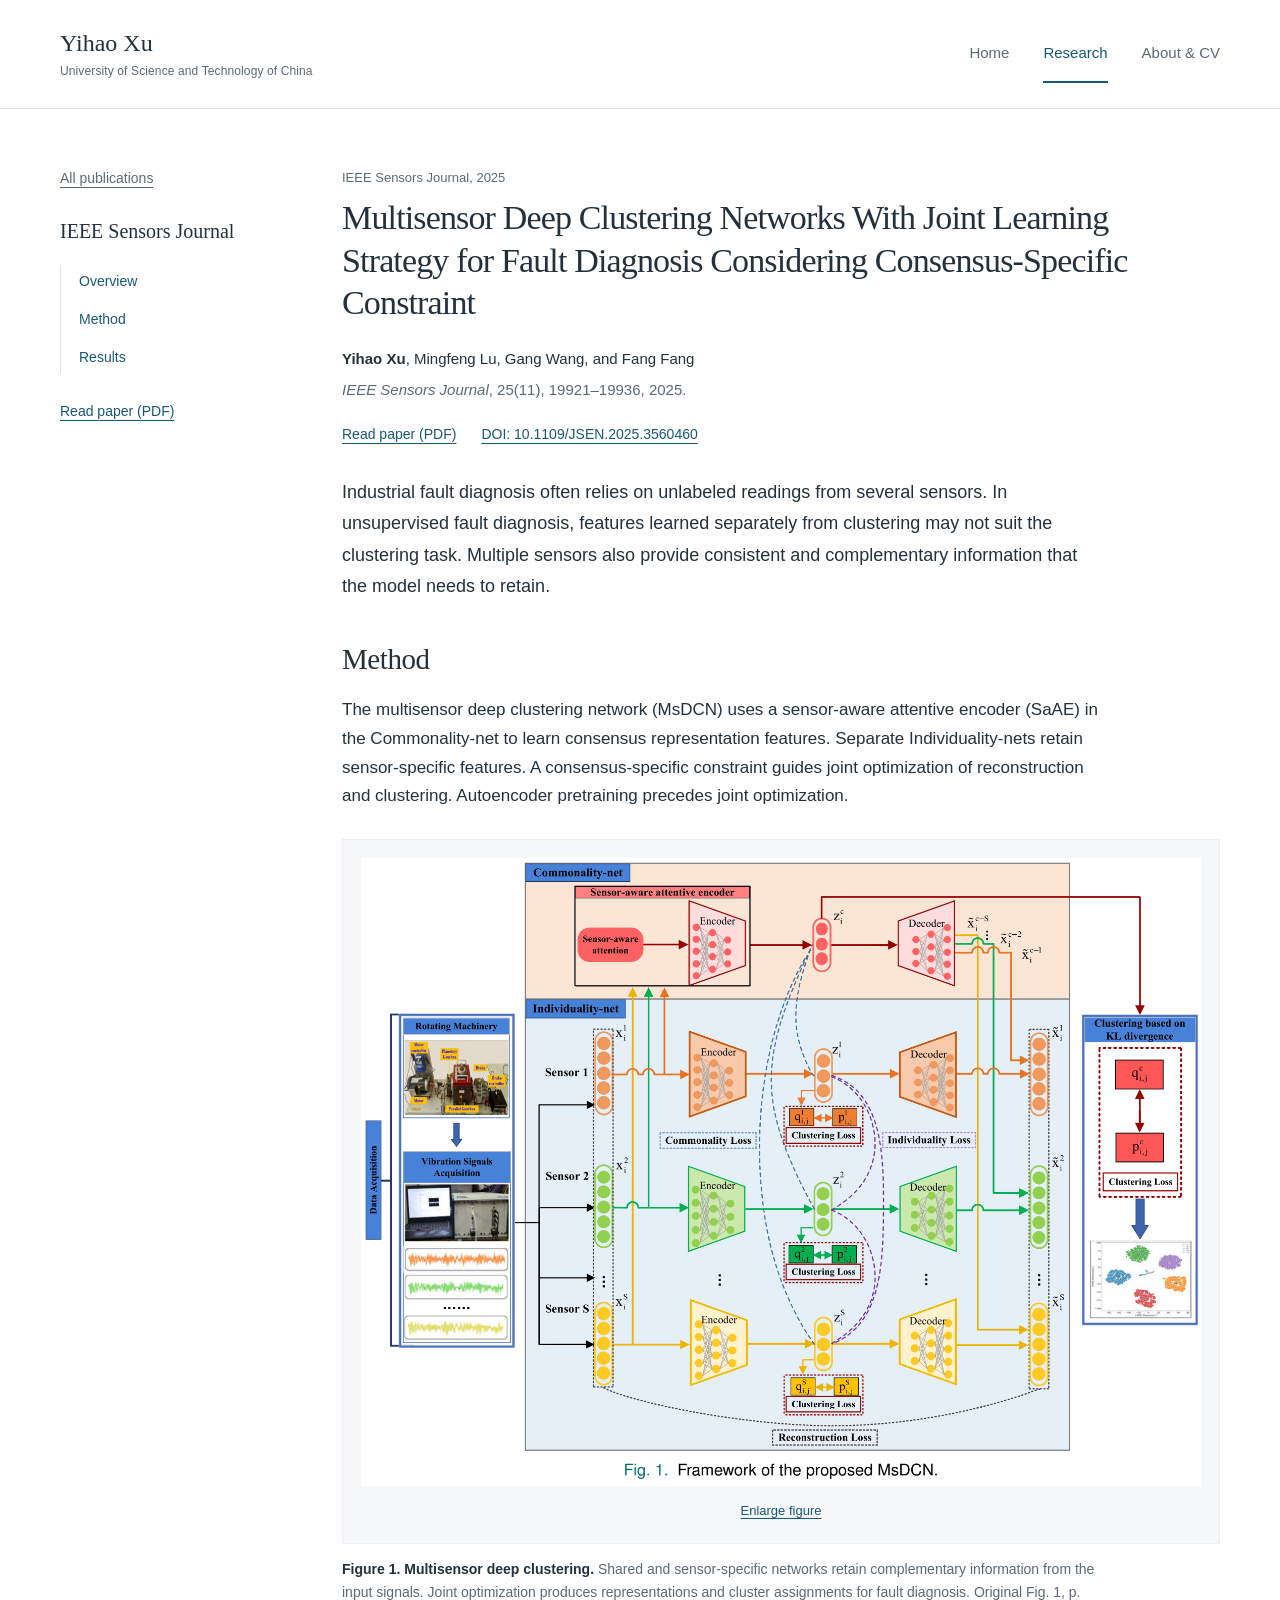
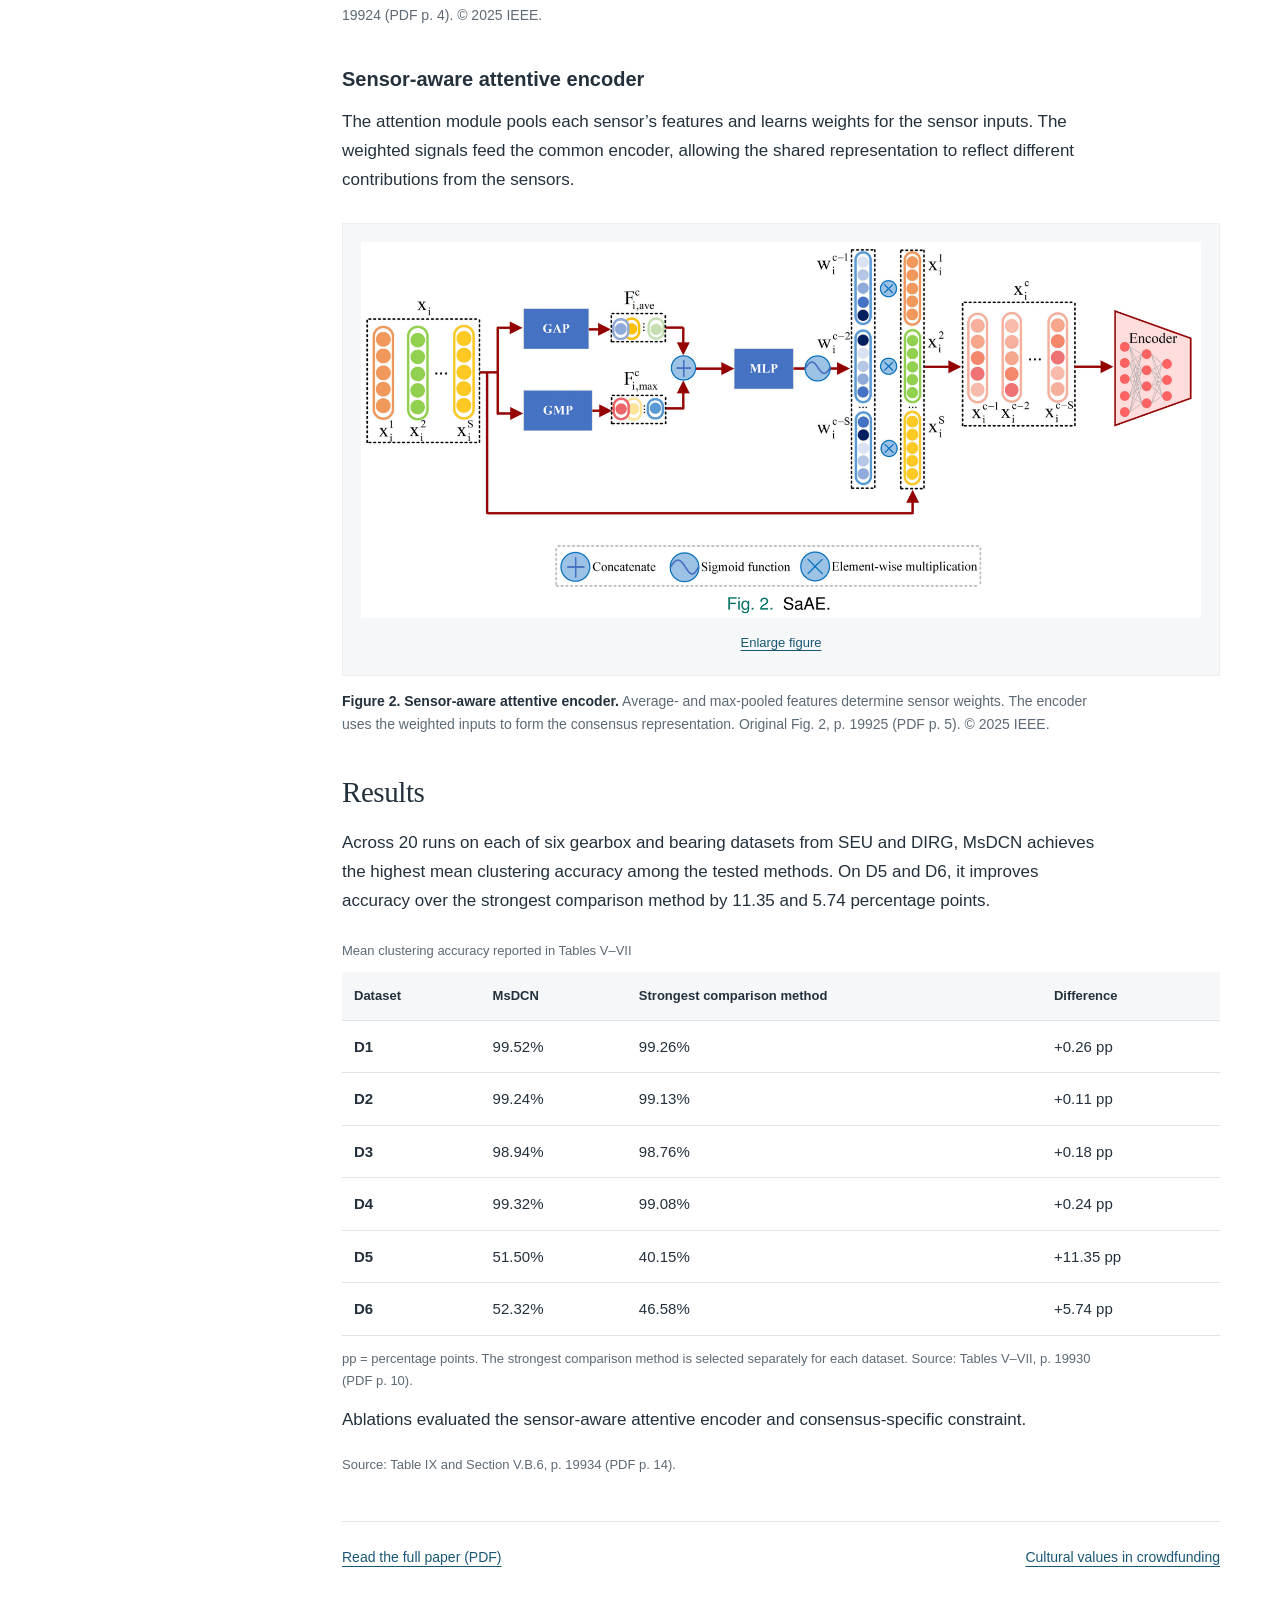
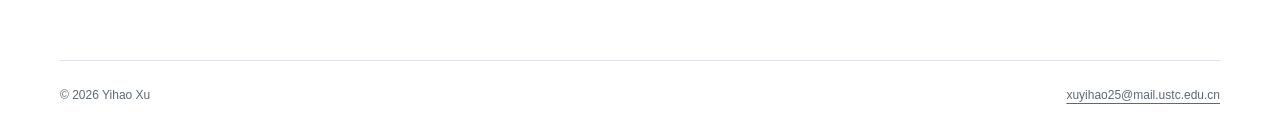
<file: papers/multisensor-clustering.html>
<!doctype html>
<html lang="en">
<head>
  <meta charset="utf-8">
  <meta name="viewport" content="width=device-width, initial-scale=1">
  <meta name="theme-color" content="#ffffff">
  <meta name="description" content="Yihao Xu, USTC School of Management. Research in multisensor fault diagnosis, cultural values in crowdfunding, and computational culture measurement.">
  <title>Multisensor deep clustering | Yihao Xu</title>
  <link rel="icon" href="../assets/favicon.svg" type="image/svg+xml">
  <link rel="stylesheet" href="../styles.css">
  <script src="../site.js" defer></script>
</head>
<body>
  <a class="skip-link" href="#main">Skip to main content</a>
  <header class="masthead"><div class="masthead-inner">
    <a class="identity" href="../index.html">Yihao Xu<span>University of Science and Technology of China</span></a>
    <nav aria-label="Main navigation"><a href="../index.html">Home</a><a href="../research.html" aria-current="page">Research</a><a href="../about.html">About &amp; CV</a></nav>
  </div></header>
  <div class="page-layout"><aside class="side-rail"><a class="back-link" href="../research.html#publications">All publications</a><p class="rail-title">IEEE Sensors Journal</p><nav class="section-nav" aria-label="Paper sections"><a href="#overview">Overview</a><a href="#method">Method</a><a href="#results">Results</a></nav><div class="rail-links"><a class="" href="../Xu_et_al_2025_IEEE_Sensors_Journal.pdf" target="_blank" rel="noopener">Read paper (PDF)</a></div></aside><main id="main"><article class="paper-detail"><header class="paper-header" id="overview"><p class="venue">IEEE Sensors Journal, 2025</p><h1>Multisensor Deep Clustering Networks With Joint Learning Strategy for Fault Diagnosis Considering Consensus-Specific Constraint</h1><p class="authors"><strong>Yihao Xu</strong>, Mingfeng Lu, Gang Wang, and Fang Fang</p><p class="citation"><em>IEEE Sensors Journal</em>, 25(11), 19921–19936, 2025.</p><div class="paper-links"><a class="" href="../Xu_et_al_2025_IEEE_Sensors_Journal.pdf" target="_blank" rel="noopener">Read paper (PDF)</a><a href="https://doi.org/10.1109/JSEN.2025.3560460" target="_blank" rel="noopener">DOI: 10.1109/JSEN.2025.3560460</a></div></header>
<p class="paper-lead">Industrial fault diagnosis often relies on unlabeled readings from several sensors. In unsupervised fault diagnosis, features learned separately from clustering may not suit the clustering task. Multiple sensors also provide consistent and complementary information that the model needs to retain.</p>
<section id="method" class="detail-section"><h2>Method</h2><p>The multisensor deep clustering network (MsDCN) uses a sensor-aware attentive encoder (SaAE) in the Commonality-net to learn consensus representation features. Separate Individuality-nets retain sensor-specific features. A consensus-specific constraint guides joint optimization of reconstruction and clustering. Autoencoder pretraining precedes joint optimization.</p>
<figure class="method-figure "><a class="figure-link" href="../assets/sensors-framework.png" data-zoom data-title="Figure 1. Multisensor deep clustering" target="_blank" rel="noopener" aria-label="Enlarge: Figure 1. Multisensor deep clustering"><img src="../assets/sensors-framework.png" width="1664" height="1244" alt="Sensor signals enter a shared Commonality-net and per-sensor Individuality-nets; reconstruction, commonality, individuality, and clustering losses jointly train the model." loading="lazy"><span class="enlarge-label">Enlarge figure</span></a><figcaption><strong>Figure 1. Multisensor deep clustering.</strong> Shared and sensor-specific networks retain complementary information from the input signals. Joint optimization produces representations and cluster assignments for fault diagnosis. Original Fig. 1, p. 19924 (PDF p. 4). © 2025 IEEE.</figcaption></figure>
<h3>Sensor-aware attentive encoder</h3><p>The attention module pools each sensor’s features and learns weights for the sensor inputs. The weighted signals feed the common encoder, allowing the shared representation to reflect different contributions from the sensors.</p>
<figure class="method-figure "><a class="figure-link" href="../assets/sensors-attention.png" data-zoom data-title="Figure 2. Sensor-aware attentive encoder" target="_blank" rel="noopener" aria-label="Enlarge: Figure 2. Sensor-aware attentive encoder"><img src="../assets/sensors-attention.png" width="1592" height="712" alt="Average and max pooling feed a multilayer perceptron and sigmoid to generate sensor weights; weighted inputs pass into the encoder." loading="lazy"><span class="enlarge-label">Enlarge figure</span></a><figcaption><strong>Figure 2. Sensor-aware attentive encoder.</strong> Average- and max-pooled features determine sensor weights. The encoder uses the weighted inputs to form the consensus representation. Original Fig. 2, p. 19925 (PDF p. 5). © 2025 IEEE.</figcaption></figure>
</section><section id="results" class="detail-section"><h2>Results</h2><p>Across 20 runs on each of six gearbox and bearing datasets from SEU and DIRG, MsDCN achieves the highest mean clustering accuracy among the tested methods. On D5 and D6, it improves accuracy over the strongest comparison method by 11.35 and 5.74 percentage points.</p><div class="table-wrap"><table><caption>Mean clustering accuracy reported in Tables V–VII</caption><thead><tr><th scope="col">Dataset</th><th scope="col">MsDCN</th><th scope="col">Strongest comparison method</th><th scope="col">Difference</th></tr></thead><tbody><tr><th scope="row">D1</th><td>99.52%</td><td>99.26%</td><td>+0.26 pp</td></tr><tr><th scope="row">D2</th><td>99.24%</td><td>99.13%</td><td>+0.11 pp</td></tr><tr><th scope="row">D3</th><td>98.94%</td><td>98.76%</td><td>+0.18 pp</td></tr><tr><th scope="row">D4</th><td>99.32%</td><td>99.08%</td><td>+0.24 pp</td></tr><tr><th scope="row">D5</th><td>51.50%</td><td>40.15%</td><td>+11.35 pp</td></tr><tr><th scope="row">D6</th><td>52.32%</td><td>46.58%</td><td>+5.74 pp</td></tr></tbody></table></div><p class="source-note">pp = percentage points. The strongest comparison method is selected separately for each dataset. Source: Tables V–VII, p. 19930 (PDF p. 10).</p><p>Ablations evaluated the sensor-aware attentive encoder and consensus-specific constraint.</p><p class="source-note">Source: Table IX and Section V.B.6, p. 19934 (PDF p. 14).</p></section>
<div class="paper-bottom"><a class="" href="../Xu_et_al_2025_IEEE_Sensors_Journal.pdf" target="_blank" rel="noopener">Read the full paper (PDF)</a><a href="cultural-values.html">Cultural values in crowdfunding</a></div></article></main></div>
  <footer class="footer"><span>© 2026 Yihao Xu</span><a href="mailto:xuyihao25@mail.ustc.edu.cn">xuyihao25@mail.ustc.edu.cn</a></footer>
  <dialog class="figure-dialog" aria-labelledby="figure-dialog-title">
    <div class="dialog-toolbar"><h2 id="figure-dialog-title">Method figure</h2><div class="dialog-actions"><button type="button" data-size>View full size</button><button type="button" data-close aria-label="Close figure">Close</button></div></div>
    <div class="figure-viewport" tabindex="0" aria-label="Figure; scroll to view when enlarged"><img class="dialog-image" alt=""></div>
    <p class="dialog-note">Use “View full size” to inspect labels. Press Escape to close.</p>
  </dialog>
</body>
</html>
</file>
<file: styles.css>
:root{--ink:#24313d;--muted:#5d6974;--blue:#195875;--line:#dde3e8;--wash:#f5f7f9;--serif:Georgia,'Times New Roman',serif;--sans:'Segoe UI',Arial,sans-serif}
*{box-sizing:border-box}
html{scroll-padding-top:28px}
body{margin:0;background:#fff;color:var(--ink);font-family:var(--sans);font-size:17px;line-height:1.7;-webkit-font-smoothing:antialiased}
a{color:var(--blue);text-decoration-thickness:1px;text-underline-offset:4px}
a:hover{text-decoration:underline;color:#0c3c54}
a:focus-visible,button:focus-visible,[tabindex]:focus-visible{outline:3px solid #467da2;outline-offset:5px}
button{font:inherit;cursor:pointer}
img{display:block;max-width:100%;height:auto}
p{margin:0 0 1.1em}
h1,h2,h3{font-weight:400;line-height:1.25;margin:0 0 .65em}
h1,h2{font-family:var(--serif)}
h1{font-size:42px;letter-spacing:-.025em}
h2{font-size:29px;letter-spacing:-.015em}
h3{font-size:20px;font-weight:600;line-height:1.45}
strong{font-weight:600}
section[id],header[id]{scroll-margin-top:28px}
.skip-link{position:fixed;left:20px;top:-100px;z-index:10;padding:10px 18px;background:white}
.skip-link:focus{top:12px}
.masthead{border-bottom:1px solid var(--line)}
.masthead-inner{max-width:1160px;margin:auto;min-height:108px;display:flex;align-items:center;justify-content:space-between;gap:40px}
.identity{font-family:var(--serif);font-size:24px;line-height:1.3;text-decoration:none;color:var(--ink)}
.identity span{display:block;margin-top:5px;font-family:var(--sans);font-size:12px;color:var(--muted);letter-spacing:.01em}
.masthead nav{display:flex;gap:34px;align-items:center;font-size:15px;white-space:nowrap}
.masthead nav a{display:inline-block;padding:15px 0;color:var(--muted);text-decoration:none;border-bottom:2px solid transparent}
.masthead nav a[aria-current=page]{color:var(--blue);border-bottom-color:var(--blue)}
.masthead nav a:hover{color:var(--blue)}
.page-layout{max-width:1160px;margin:58px auto 90px;display:grid;grid-template-columns:218px minmax(0,1fr);gap:64px;align-items:start}
.side-rail{font-size:14px;line-height:1.65}
.portrait{width:218px;height:274px;object-fit:cover;object-position:center 30%;border-radius:3px;margin-bottom:24px}
.profile-details{color:var(--muted)}
.role{color:var(--ink);font-weight:500;margin-bottom:14px}
.rail-links{display:grid;justify-items:start;gap:10px;margin-top:24px}
.rail-links a{padding:2px 0}
.rail-title{font:500 20px var(--serif);margin:0 0 22px;color:var(--ink)}
.section-nav{display:grid;gap:5px;border-left:1px solid var(--line);padding:0 0 0 18px}
.section-nav a{padding:5px 0;text-decoration:none}
.section-nav a:hover{text-decoration:underline}
.rail-note{margin-top:30px;color:var(--muted);line-height:1.9;font-size:13px}
.back-link{display:block;margin-bottom:30px;color:var(--muted)}
.home-intro{max-width:760px}
.home-intro h1{font-size:48px;margin-bottom:23px}
.home-current{margin:34px 0 44px;max-width:740px}
.home-current h2{font-size:24px;margin-bottom:12px}
.home-current p{margin-bottom:10px}
.home-current>a,.section-heading>a{font-size:14px}
.section-heading{display:flex;align-items:baseline;justify-content:space-between;gap:20px;margin-bottom:24px}
.section-heading h2{margin:0}
.home-paper{display:grid;grid-template-columns:142px minmax(0,1fr);gap:26px;padding:0 0 30px;margin-bottom:28px;border-bottom:1px solid var(--line)}
.home-paper:last-child{border-bottom:0;margin-bottom:0;padding-bottom:0}
.paper-thumb{display:flex;align-items:center;justify-content:center;background:var(--wash);padding:8px;height:155px;text-decoration:none}
.paper-thumb img{max-height:139px;width:100%;object-fit:contain}
.home-paper h3{font-size:18px;margin-bottom:10px;line-height:1.45}
.home-paper h3 a,.research-paper h3 a{text-decoration:none}
.home-paper h3 a:hover,.research-paper h3 a:hover{text-decoration:underline}
.venue{font-size:13px;color:var(--muted);font-weight:500;margin:0 0 8px}
.paper-brief{font-size:15px;margin-bottom:8px;line-height:1.6}
.recognition{font-size:14px;color:var(--blue);margin-bottom:10px}
.recognition a{text-decoration:none}
.recognition a:hover{text-decoration:underline}
.overview-link{font-size:14px}
.page-intro{max-width:760px;margin-bottom:44px}
.page-intro p{margin-bottom:0}
.research-paper{padding:24px 0 32px;border-bottom:1px solid var(--line)}
.research-paper:first-of-type{padding-top:5px}
.paper-heading h3{font-size:22px;line-height:1.4;max-width:790px}
.authors{font-size:15px;line-height:1.65;margin-bottom:6px}
.citation{font-size:15px;color:var(--muted);margin-bottom:8px}
.paper-excerpt{display:grid;grid-template-columns:174px minmax(0,1fr);gap:28px;align-items:center;margin-top:24px}
.research-thumb{display:flex;align-items:center;justify-content:center;height:185px;padding:10px;background:var(--wash)}
.research-thumb img{width:100%;max-height:165px;object-fit:contain}
.paper-excerpt p{font-size:16px;margin-bottom:15px}
.paper-links{display:flex;flex-wrap:wrap;gap:10px 25px;font-size:14px}
.research-section{margin-top:52px}
.working-paper{margin-top:26px;padding-bottom:24px;border-bottom:1px solid var(--line)}
.working-paper:last-child{border-bottom:0;padding-bottom:0}
.working-paper h3{font-size:21px;line-height:1.4}
.working-paper>p:not(.authors):not(.status){font-size:16px;max-width:76ch}
.status{font-size:14px;color:var(--blue);margin:13px 0 16px}
.about-section{margin-top:42px}
.entry{display:grid;grid-template-columns:135px minmax(0,1fr);gap:22px;margin-top:26px}
.entry-date{font-size:14px;color:var(--muted);padding-top:3px}
.entry h3{font-size:18px;margin-bottom:5px}
.entry p:not(.entry-date){font-size:16px;margin:0}
.cv-link{display:inline-block;margin-top:24px;padding:12px 20px;border:1px solid var(--line);text-decoration:none;font-size:16px}
.cv-link:hover{background:var(--wash)}
.cv-link span{font-size:12px;color:var(--muted);margin-left:18px}
.award-list{list-style:none;padding:0;margin:24px 0 0}
.award-list li{display:grid;grid-template-columns:135px minmax(0,1fr);gap:22px;margin-bottom:13px;font-size:16px}
.award-list span{font-size:14px;color:var(--muted)}
.paper-header h1{font-size:34px;line-height:1.25;max-width:850px;margin-bottom:22px}
.paper-header .paper-links{margin:20px 0 30px}
.paper-lead{font-size:18px;line-height:1.75;max-width:760px;margin-bottom:36px}
.detail-section{margin-top:38px}
.detail-section>p{max-width:760px}
.detail-section>h3{margin:36px 0 14px}
.method-figure{margin:28px 0 38px}
.figure-link{display:block;background:var(--wash);padding:18px;text-align:center;text-decoration:none;cursor:zoom-in;border:1px solid #edf0f3}
.figure-link img{width:100%;margin:auto}
.portrait-figure .figure-link img{max-width:510px}
.enlarge-label{display:inline-block;margin-top:14px;font-size:13px;text-decoration:underline;text-underline-offset:3px}
figcaption{font-size:14px;color:var(--muted);line-height:1.65;margin-top:14px;max-width:760px}
figcaption strong{color:var(--ink)}
.table-wrap{overflow-x:auto;margin-top:24px}
table{width:100%;border-collapse:collapse;font-size:15px;text-align:left}
caption{text-align:left;color:var(--muted);font-size:13px;margin-bottom:10px}
th,td{padding:13px 12px;border-bottom:1px solid var(--line)}
th{font-weight:600}
thead th{background:var(--wash);font-size:13px}
th:first-child,td:first-child{padding-left:12px}
.source-note{font-size:13px;color:var(--muted);margin-top:12px}
.paper-bottom{margin-top:45px;padding-top:24px;border-top:1px solid var(--line);display:flex;justify-content:space-between;gap:24px;flex-wrap:wrap;font-size:14px}
.footer{max-width:1160px;margin:0 auto;padding:24px 0 32px;border-top:1px solid var(--line);display:flex;justify-content:space-between;gap:24px;font-size:12px;color:var(--muted)}
.footer a{color:var(--muted)}
.figure-dialog{width:min(1400px,96vw);max-width:96vw;max-height:96vh;padding:18px 20px;border:0;box-shadow:0 12px 60px #142b4540;color:var(--ink)}
.figure-dialog::backdrop{background:#192734b3}
.dialog-toolbar{display:flex;align-items:center;justify-content:space-between;gap:20px;margin-bottom:14px}
.dialog-toolbar h2{font:500 17px var(--sans);margin:0}
.dialog-actions{display:flex;gap:10px;flex-shrink:0}
.dialog-actions button{border:1px solid var(--line);padding:7px 12px;background:white;font-size:13px;color:var(--blue);border-radius:3px;min-height:40px}
.figure-viewport{max-height:75vh;overflow:auto;background:var(--wash);padding:12px;overscroll-behavior:contain}
.dialog-image{max-width:100%;max-height:70vh;object-fit:contain;margin:auto;width:auto}
.figure-viewport.is-full .dialog-image{max-width:none;max-height:none;width:auto;margin:0}
.dialog-note{font-size:12px;color:var(--muted);margin:10px 0 0}
body.dialog-open{overflow:hidden}
@media(min-width:1000px){.side-rail{position:sticky;top:30px}}
@media(max-width:1250px){.masthead-inner,.page-layout,.footer{margin-left:40px;margin-right:40px}.page-layout{gap:44px;grid-template-columns:200px minmax(0,1fr)}.portrait{width:200px;height:252px}}
@media(max-width:960px){.masthead-inner,.page-layout,.footer{margin-left:28px;margin-right:28px}.page-layout{gap:30px;grid-template-columns:170px minmax(0,1fr);margin-top:40px}.portrait{width:170px;height:214px}.identity span{max-width:270px}.masthead nav{gap:22px}.home-paper{grid-template-columns:110px minmax(0,1fr);gap:20px}.paper-excerpt{grid-template-columns:130px minmax(0,1fr);gap:20px}.research-thumb{height:155px}.research-thumb img{max-height:135px}.entry,.award-list li{grid-template-columns:110px minmax(0,1fr);gap:18px}}
@media(max-width:720px){body{font-size:16px;line-height:1.7}.masthead-inner{display:block;padding-top:22px;min-height:auto}.identity{font-size:23px}.identity span{max-width:none;font-size:11px}.masthead nav{gap:30px;margin-top:16px;font-size:14px}.masthead nav a{padding:8px 0 14px}.page-layout{display:block;margin-top:30px;margin-bottom:58px}.side-rail{margin-bottom:34px}.profile-rail{display:flex;align-items:center;gap:22px}.portrait{width:115px;height:145px;flex-shrink:0;margin:0}.profile-details{font-size:12px;line-height:1.55}.profile-details p{margin-bottom:10px}.profile-details .rail-links{gap:5px;margin-top:12px}.rail-title{display:none}.section-nav{display:flex;flex-wrap:wrap;border:0;border-bottom:1px solid var(--line);padding:0 0 12px;gap:10px 20px;font-size:13px}.rail-note{display:none}.back-link{margin-bottom:10px}.side-rail>.rail-links{display:none}h1{font-size:36px}h2{font-size:26px}.home-intro h1{font-size:40px;margin-bottom:18px}.home-current{margin:30px 0 36px}.section-heading{align-items:baseline;gap:14px}.section-heading>a{font-size:12px}.section-heading h2{font-size:25px}.home-paper{grid-template-columns:94px minmax(0,1fr);gap:17px}.paper-thumb{height:124px;padding:5px}.paper-thumb img{max-height:114px}.home-paper h3{font-size:16px}.paper-brief{font-size:14px}.recognition{font-size:12px}.venue{font-size:12px}.overview-link{font-size:13px}.page-intro{margin-bottom:32px}.paper-heading h3{font-size:21px}.paper-excerpt{grid-template-columns:110px minmax(0,1fr);gap:18px}.research-thumb{height:145px;padding:6px}.research-thumb img{max-height:133px}.paper-excerpt p{font-size:15px}.paper-links{gap:8px 20px;font-size:13px}.authors,.citation{font-size:14px}.working-paper h3{font-size:20px}.research-section{margin-top:38px}.paper-header h1{font-size:29px}.paper-lead{font-size:17px}.figure-link{padding:9px}.method-figure{margin:24px 0 32px}figcaption{font-size:13px}.entry{display:block;margin-top:24px}.entry-date{margin-bottom:4px}.entry h3{font-size:17px}.award-list li{grid-template-columns:83px minmax(0,1fr);gap:16px;font-size:15px}.award-list span{font-size:12px}.cv-link{font-size:14px;padding:12px 15px}.cv-link span{margin-left:10px;font-size:11px}.footer{font-size:11px;gap:12px;flex-wrap:wrap}.dialog-toolbar{align-items:flex-start;flex-direction:column;gap:10px}.dialog-toolbar h2{font-size:15px}.figure-dialog{padding:14px}.figure-viewport{padding:6px;max-height:68vh}.dialog-image{max-height:63vh}th,td{padding:10px 8px;font-size:12px}thead th{font-size:11px}}
@media(max-width:380px){.masthead-inner,.page-layout,.footer{margin-left:20px;margin-right:20px}.home-paper{grid-template-columns:76px minmax(0,1fr);gap:14px}.paper-thumb{height:106px}.paper-thumb img{max-height:96px}.paper-excerpt{display:block}.research-thumb{float:left;width:104px;margin:5px 18px 10px 0}.paper-excerpt::after{content:'';display:block;clear:both}.profile-rail{gap:18px}.portrait{width:100px;height:126px}.cv-link span{display:block;margin:4px 0 0}}
@media(prefers-reduced-motion:reduce){html{scroll-behavior:auto}*{animation:none!important;transition:none!important}}
@media print{.masthead nav,.side-rail,.footer,.figure-dialog,.skip-link,.enlarge-label{display:none}.masthead-inner,.page-layout{display:block;margin:20px}.masthead-inner{min-height:0;padding:0}.identity span{display:none}body{font-size:11pt;color:#000}h1{font-size:26pt}.paper-header h1{font-size:23pt}.method-figure{break-inside:avoid}.figure-link{border:0;padding:0;background:none}.portrait-figure img{max-height:450px;object-fit:contain}.paper-links{display:none}a{color:#000}.page-layout{max-width:none}.research-paper{break-inside:avoid}}

.nowrap{white-space:nowrap}
td:last-child{white-space:nowrap}

.research-interests{margin:30px 0 36px;max-width:760px}
.research-interests ul{display:flex;flex-wrap:wrap;gap:8px 24px;list-style:none;margin:0;padding:0;font-size:16px;color:var(--ink)}
.research-interests li{padding-left:14px;position:relative}
.research-interests li::before{content:"";position:absolute;left:0;top:.78em;width:4px;height:4px;border-radius:50%;background:var(--blue)}
</file>
